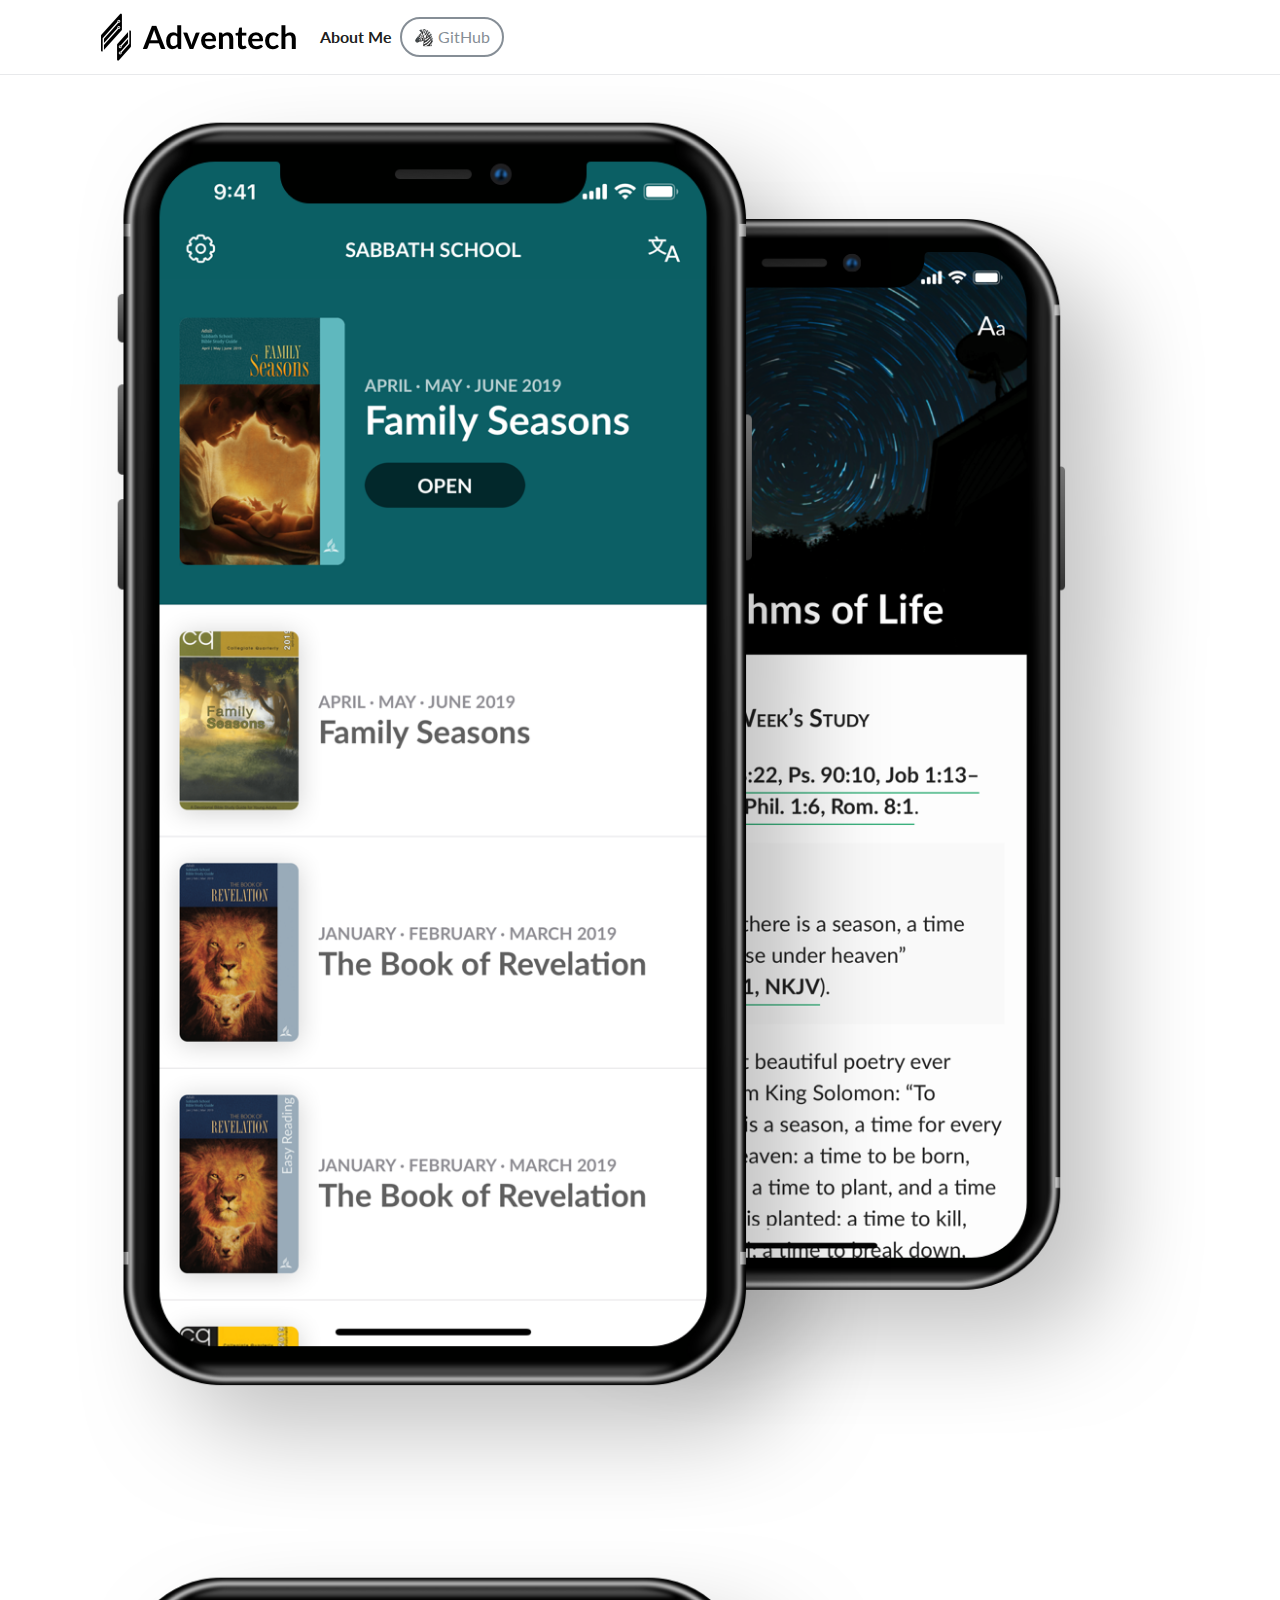
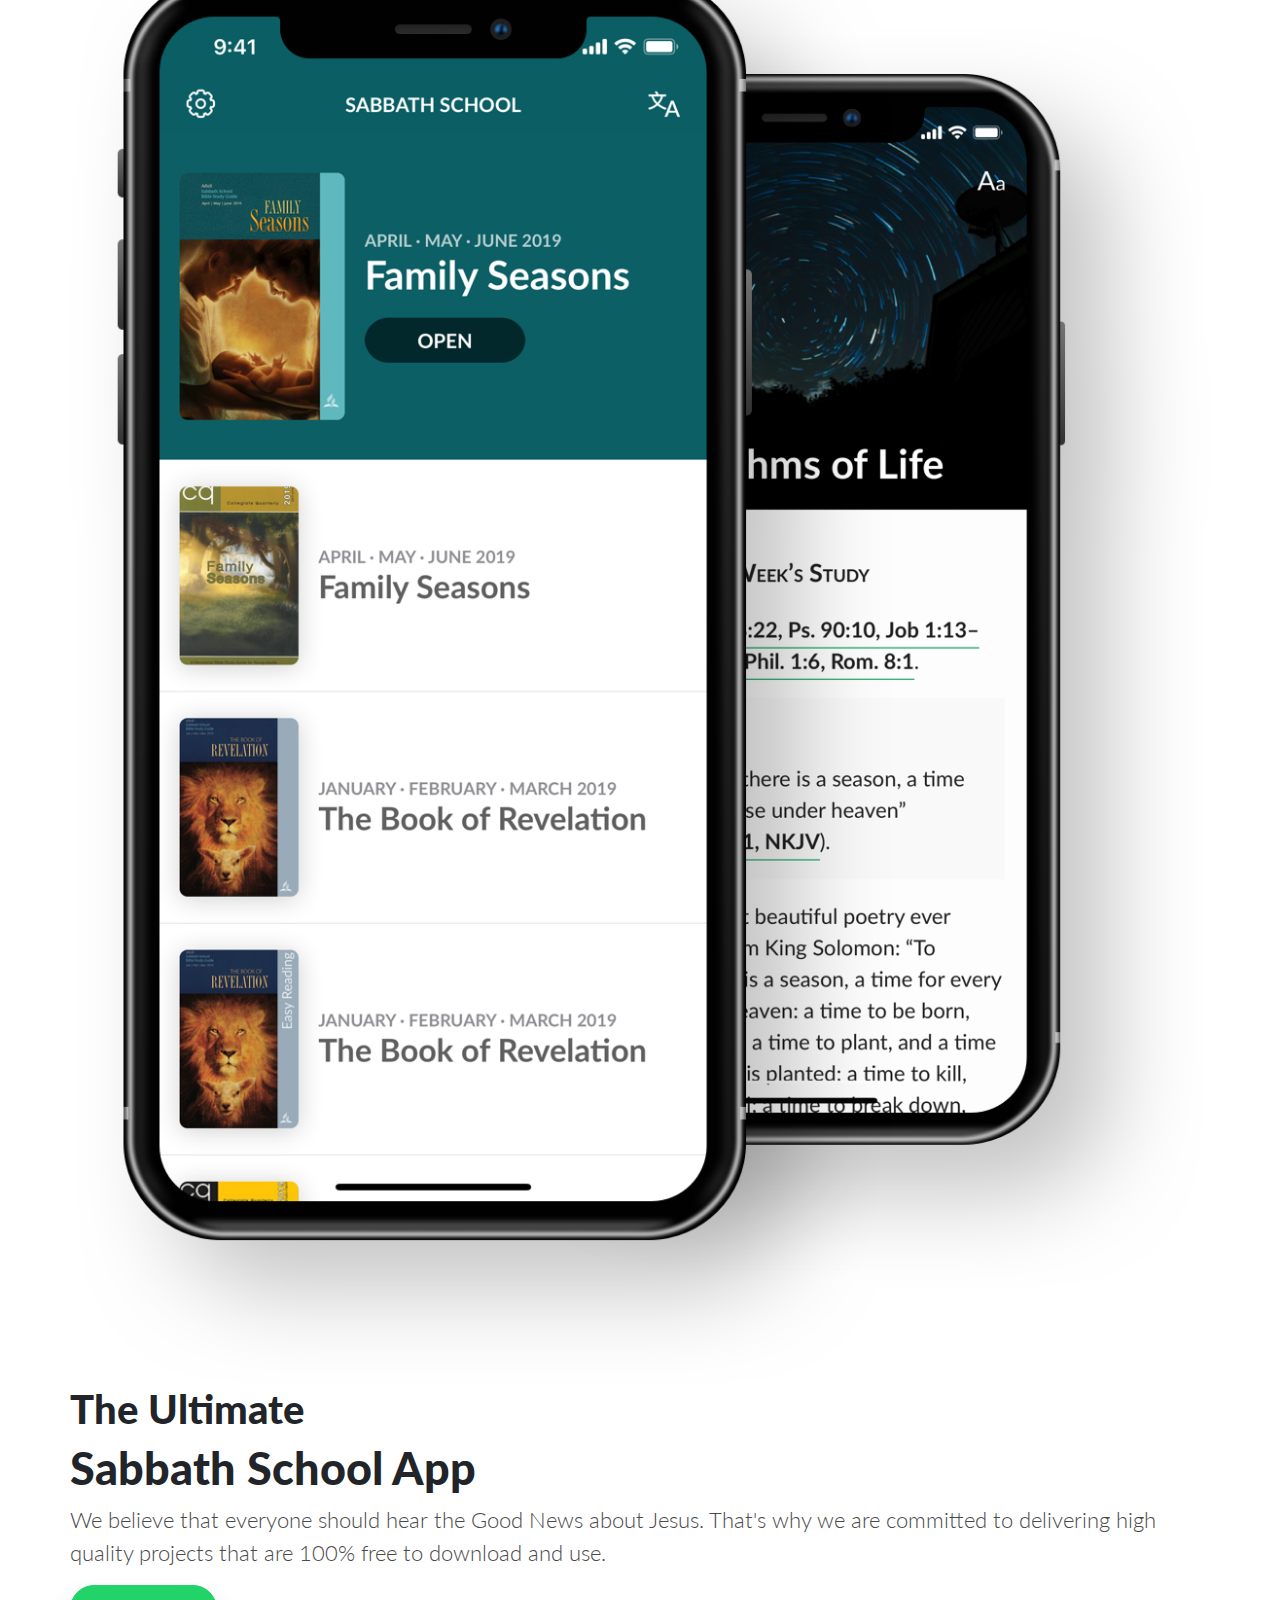
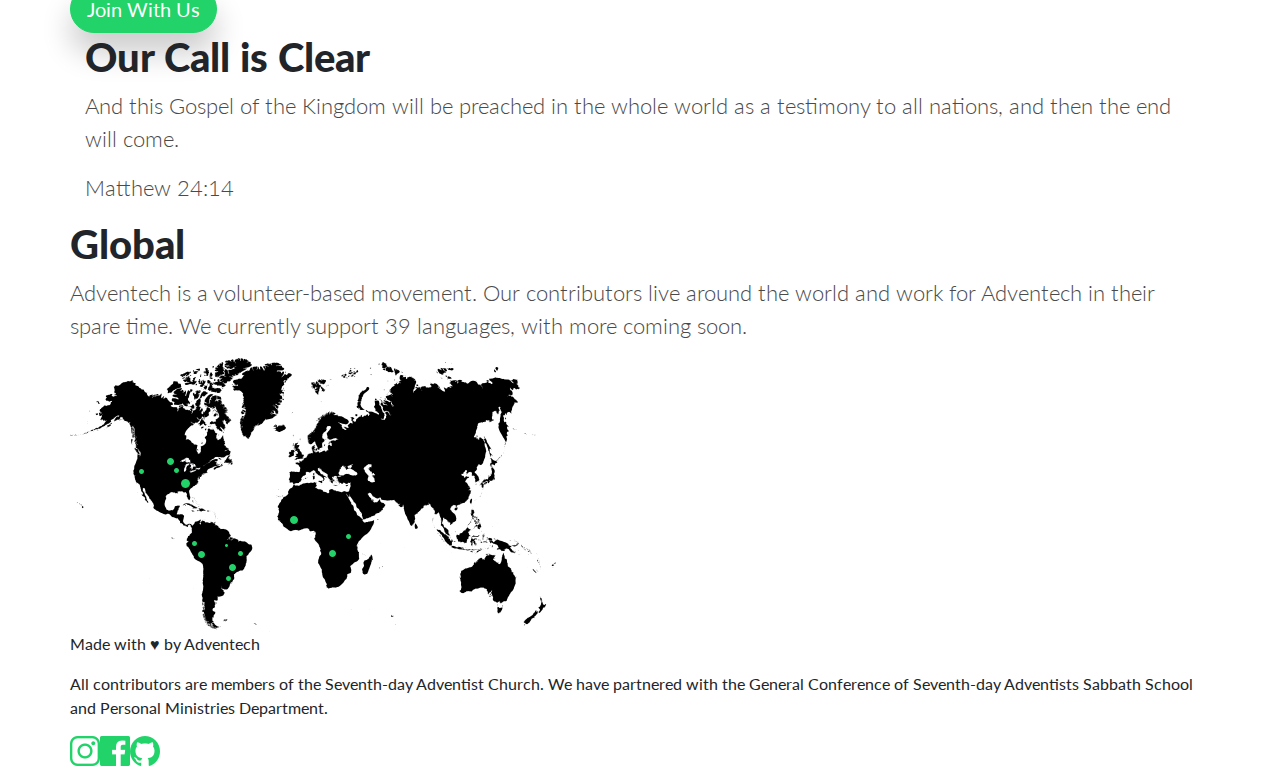
<file: index.html>
<!DOCTYPE html>
<html>
<head>
    <meta charset="utf-8">
    <meta name="viewport" content="width=device-width, initial-scale=1, shrink-to-fit=no">

    <title>Adventech - Technology to spread the Gospel</title>

    <meta name="description" content="Adventech ministry. Our mission is to share the Gospel of Jesus Christ through technology.">

    <meta itemprop="name" content="Adventech">
    <meta itemprop="description" content="Adventech ministry. Our mission is to share the Gospel of Jesus Christ through technology.">

    <meta name="og:title" content="Adventech">
    <meta name="og:description" content="Adventech ministry. Our mission is to share the Gospel of Jesus Christ through technology.">

    <meta name="og:image" content="images/adventech-graph-image.png">
    <meta name="og:url" content="index.html">
    <meta name="og:site_name" content="Adventech - Technology to spread the Gospel">
    <meta name="og:type" content="website">

    <link rel="apple-touch-icon" sizes="180x180" href="apple-touch-icon.png">
    <link rel="icon" type="image/png" sizes="32x32" href="favicon-32x32.png">
    <link rel="icon" type="image/png" sizes="16x16" href="favicon-16x16.png">
    <link rel="manifest" href="manifest.json">
    <link rel="mask-icon" href="safari-pinned-tab.svg" color="#5bbad5">

    <meta name="theme-color" content="#000">

    <link href="https://fonts.googleapis.com/css?family=Lato:400,700,900" rel="stylesheet">
    <link rel="stylesheet" href="style/base.css">
    <link rel="stylesheet" href="style/main.css">
    <script src="https://js.stripe.com/v3"></script>
</head>
<body>

<header class="header">
    <div class="container">
        <nav class="navbar navbar-sm navbar-expand-md navbar-expand-lg navbar-light">
            <a class="navbar-brand m-auto" href="index.html">
                <img src="images/adventech-menu-logo.png" />
            </a>

            <div class="navbar-collapse ml-4 center">
                <ul class="navbar-nav mr-auto">
                    <li class="nav-item active mx-auto my-1">
                        <a class="nav-link" href="about/biodata.html"><strong>About Me</strong></a>
                    </li>
                </ul>
                <div class="text-center my-2">
                    <a href="https://github.com/Adventech" class="btn btn-outline-secondary mr-2" role="button" target="_blank">🦓 GitHub</a>
                </div>
            </div>
        </nav>
    </div>
</header>

<main role="main">
    <div class="my-3 py-3 my-lg-5 py-lg-5 p-4 p-md-3">
        <div class="container">
            <div class="row align-items-center">
                <div class="col-lg-5 mb-5 mb-lg-0 text-center">
                    <img class="img-fluid w-50 d-block d-lg-none m-auto" src="images/adventech-featured-hero-sabbath-school.png" />

                    <img class="img-fluid d-none d-lg-block" src="images/adventech-featured-hero-sabbath-school.png" />
                </div>

                <div class="col-lg-7">
                    <h1>The Ultimate</h1>
                    <h1 class="adventech-hero-title">Sabbath School App</h1>
                    <p class="my-3 adventech-paragraph">We believe that everyone should hear the Good News about Jesus.  That's why we are committed to delivering high quality projects that are 100% free to download and use.</p>

                    <div class="text-center text-lg-left">
                        <a href="https://fti.unai.edu/" role="button" class="btn btn-primary btn-lg adventech-hero-cta px-5 mt-4">Join With Us</a>
                    </div>
                </div>
            </div>
        </div>
    </div>


    <div class="bg-light my-5 py-5 p-4 p-md-3">
        <div class="container">
            <h1>Our Call is Clear</h1>

            <p class="adventech-paragraph my-3">And this Gospel of the Kingdom will be preached in the whole world as a testimony to all nations, and then the end will come.</p>
            <p class="adventech-paragraph my-3">Matthew 24:14</p>
        </div>
    </div>



    <div class="my-5 py-5 p-4 p-md-3">
        <div class="container">
            <div class="row align-items-center">
                <div class="col-lg-5">
                    <h1>Global</h1>

                    <p class="adventech-paragraph my-3">Adventech is a volunteer-based movement. Our contributors live around the world and  work for Adventech in their spare time. We currently support 39 languages, with more coming soon.</p>
                </div>

                <div class="col-lg-7 my-5 my-lg-0 text-center text-lg-right">
                    <img class="img-fluid" src="images/adventech-globe.png" />
                </div>
            </div>
        </div>
    </div>
</main>

<footer class="footer bg-dark text-light p-4 p-md-3">
    <div class="container">
        <div class="row align-items-center">
            <div class="col-md-9 py-4 p-md-3">
                <p>Made with ♥ by Adventech</p>

                <p class="my-0 text-secondary">All contributors are members of the Seventh-day Adventist Church. We have partnered with the General Conference of Seventh-day Adventists Sabbath School and Personal Ministries Department.</p>
            </div>
            <div class="col-md-3 mt-5 mt-md-0">
                <div class="container">
                    <div class="row justify-content-center justify-content-md-end">
                        <div class="col-2 col-md-3 text-center">
                            <a href="https://instagram.com/adventech" target="_blank"><img src="images/adventech-social-instagram.png" /></a>
                        </div>
                        <div class="col-2 col-md-3 text-center">
                            <a href="https://facebook.com/shabbatschool" target="_blank"><img src="images/adventech-social-facebook.png" /></a>
                        </div>
                        <div class="col-2 col-md-3 text-center">
                            <a href="https://github.com/Adventech" target="_blank"><img src="images/adventech-social-github.png" /></a>
                        </div>
                    </div>
                </div>
            </div>
        </div>
    </div>
</footer>

</body>
</html>
</file>
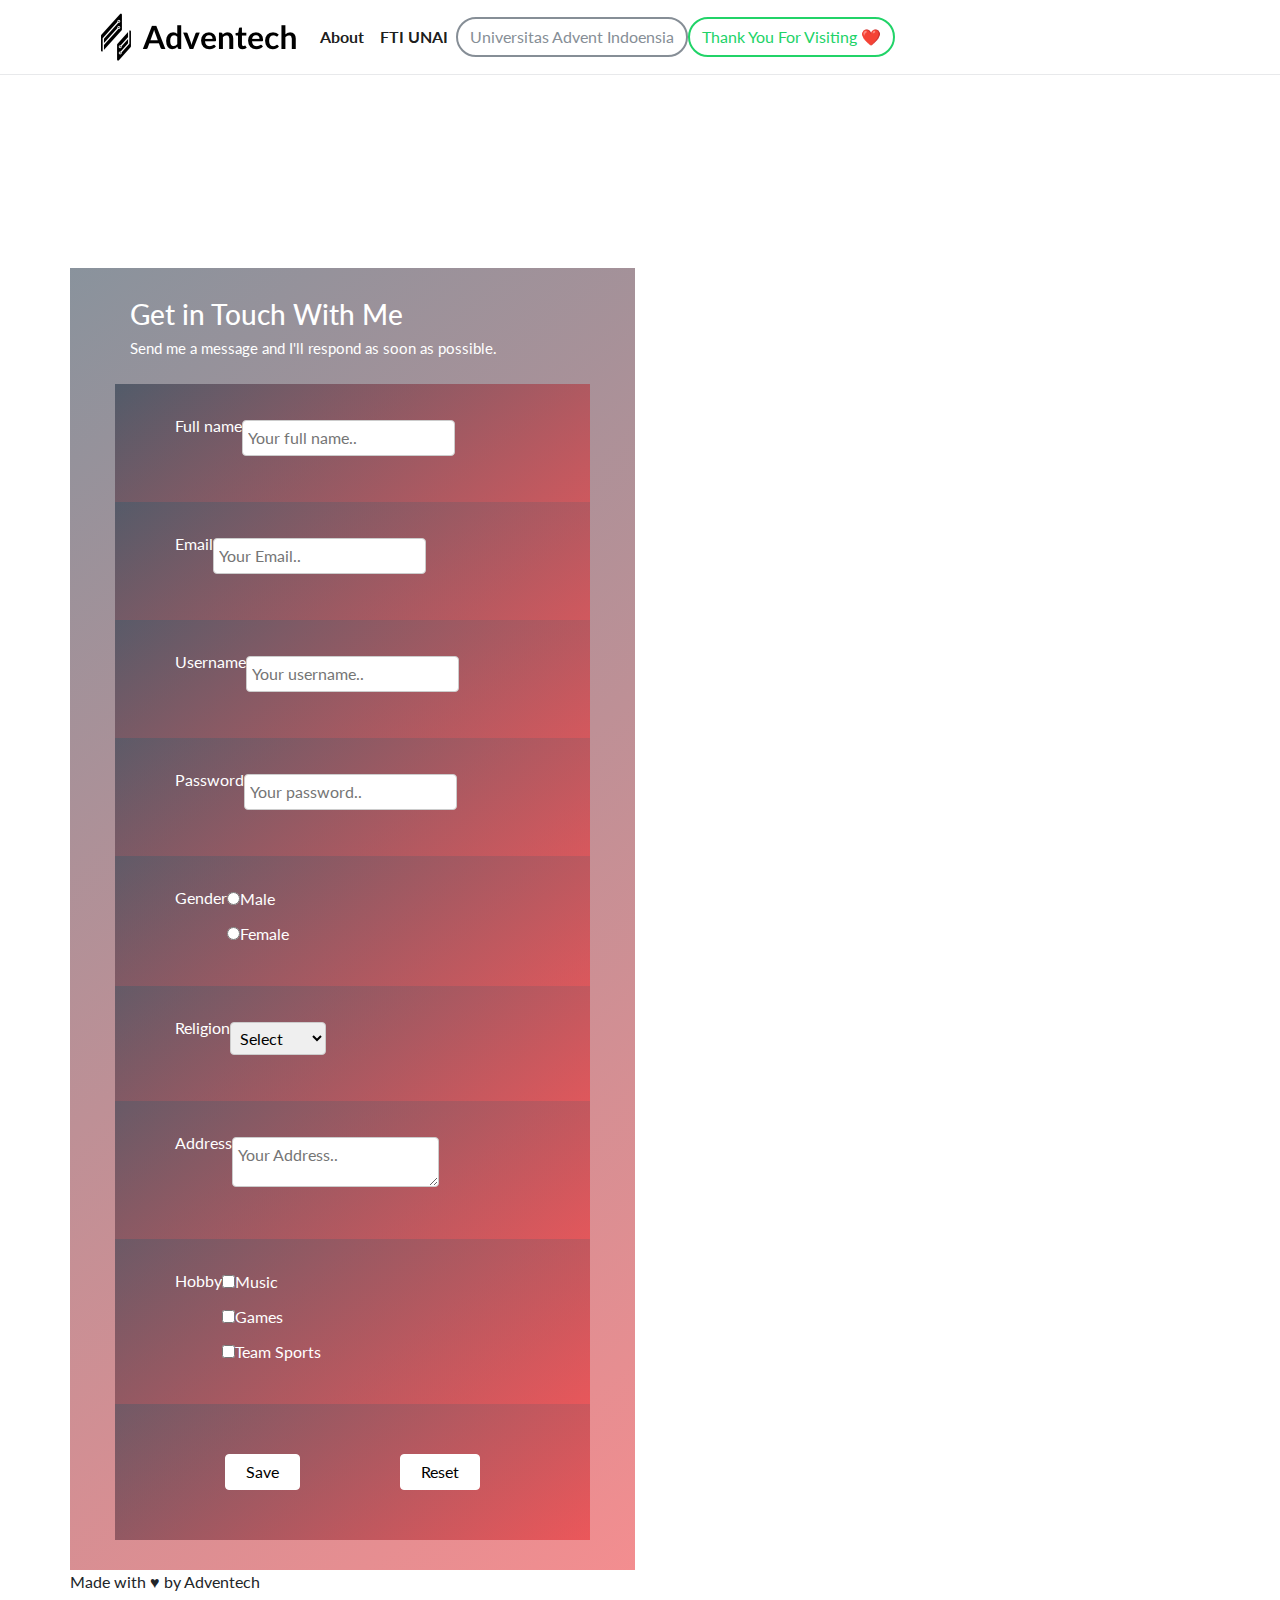
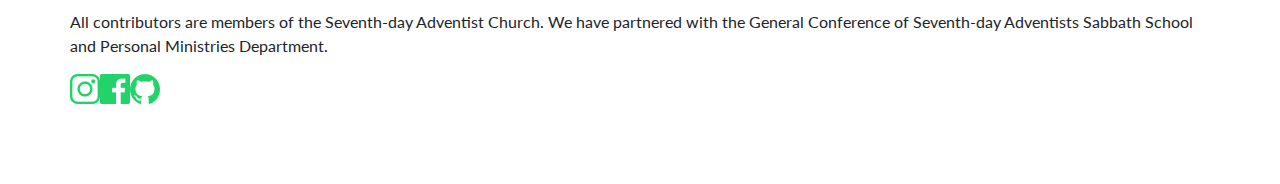
<file: contact us/index.html>
<!DOCTYPE html>
<html>
<head>
  <meta charset="utf-8">
  <meta name="viewport" content="width=device-width, initial-scale=1, shrink-to-fit=no">

  <title>Adventech - Donate & Support</title>

  <meta name="description" content="Adventech ministry. Our mission is to share the Gospel of Jesus Christ through technology.">

  <meta itemprop="name" content="Adventech">
  <meta itemprop="description" content="Adventech ministry. Our mission is to share the Gospel of Jesus Christ through technology.">

  <meta name="og:title" content="Adventech">
  <meta name="og:description" content="Help support Adventech with your donation">
  <meta name="og:image" content="../images/adventech-graph-image.png">
  <meta name="og:url" content="../index.html">
  <meta name="og:site_name" content="Adventech - Technology to spread the Gospel">
  <meta name="og:type" content="website">

  <link rel="apple-touch-icon" sizes="180x180" href="../apple-touch-icon.png">
  <link rel="icon" type="image/png" sizes="32x32" href="../favicon-32x32.png">
  <link rel="icon" type="image/png" sizes="16x16" href="../favicon-16x16.png">
  <link rel="manifest" href="../manifest.json">
  <link rel="mask-icon" href="../safari-pinned-tab.svg" color="#5bbad5">

  <meta name="theme-color" content="#000">

  <link href="https://fonts.googleapis.com/css?family=Lato:400,700,900" rel="stylesheet">
  <link rel="stylesheet" href="../style/base.css">
  <link rel="stylesheet" href="../style/main.css">
  <script src="https://js.stripe.com/v3"></script>
</head>
<body>

<header class="header">
  <div class="container">
    <nav class="navbar navbar-sm navbar-expand-md navbar-expand-lg navbar-light">
      <a class="navbar-brand m-auto" href="../index.html">
        <img src="../images/adventech-menu-logo.png" />
      </a>

      <div class="navbar-collapse ml-4 center">
        <ul class="navbar-nav mr-auto">
          <li class="nav-item active mx-auto my-1">
            <a class="nav-link" href="../about/biodata.html"><strong>About</strong></a>
          </li>

          <li class="nav-item active mx-auto  my-1">
            <a class="nav-link" href="https://fti.unai.edu/"><strong>FTI UNAI</strong></a>
        </ul>
        <div class="text-center my-2">
          <a href="
          https://unai.edu
          " class="btn btn-outline-secondary mr-2" role="button" target="_blank">Universitas Advent Indoensia</a>
        </div>
        <div class="text-center my-2">
          <a href="#" class="btn btn-outline-primary" role="button"> Thank You For Visiting ❤️</a>
        </div>
      </div>
    </nav>
  </div>
</header>
<div class="content">
  <div class="header-contact">
      <div class="container">
          <div class="contact-title">
              <h3 class="main-title-contact">Contact Us</h3>
              <p class="subtitle-contact">Let's keep in touch</a>
          </div>
      </div>
  </div>
  
  <div class="section-contact">
      <div class="container">
          <div class="row">
              <div class="col-sm-6 contact-us-form">
                  <div class="contact-title"><h3>Get in Touch With Me</h3>
                      <p class="contact-text">Send me a message and I'll respond as soon as possible.</p>
                  </div>   
                  <form action="contact.php">

                      <div class="row contact-us-form">
                          <div class="col-sm-3">
                              <label for="fname">Full name</label>
                          </div>
                          <div class="col-sm-9">
                              <input type="text" id="fname" name="fullname" placeholder="Your full name..">
                          </div>
                      </div>

                      <div class="row contact-us-form">
                          <div class="col-sm-3">
                              <label for="email">Email</label>
                          </div>
                          <div class="col-sm-9">
                              <input type="email" id="hp" name="email" placeholder="Your Email..">
                          </div>
                      </div>

                      <div class="row contact-us-form">
                          <div class="col-sm-3">
                              <label for="username">Username</label>
                          </div>
                          <div class="col-sm-9">
                              <input type="text" id="username" name="username" placeholder="Your username..">
                          </div>
                      </div>

                      <div class="row contact-us-form">
                          <div class="col-sm-3">
                              <label for="password">Password</label>
                          </div>
                          <div class="col-sm-9">
                              <input type="password" id="password" name="password" placeholder="Your password..">
                          </div>
                      </div>

                      <div class="row contact-us-form">
                          <div class="col-sm-3">
                              <label for="gender">Gender</label>
                          </div>
                          <div class="col-sm-9">
                              <input type="radio" id="male" name="male" value="Male"><label for="male">Male</label><br>
                              <input type="radio"  id="female" name="female"value="Female"><label for="female">Female</label><br>
                          </div>
                      </div>

                      <div class="row contact-us-form">
                          <div class="col-sm-3">
                              <label for="religion">Religion</label>
                          </div>
                          <div class="col-sm-9">
                              <select name="religion">
                                  <option>Select</option>
                                  <option value="christian">Christian</option>
                                  <option value="catholic">Catholic</option>
                                  <option value="islam">Islam</option>
                                  <option value="buddha">Budha</option>
                                  <option value="hindu">Hindu</option>
                              </select>  
                          </div>
                      </div>

                      <div class="row contact-us-form">
                          <div class="col-sm-3">
                              <label for="address">Address</label>
                          </div>
                          <div class="col-sm-9">
                              <textarea id="address" name="address" placeholder="Your Address.." style="height:50px"></textarea>
                          </div>
                      </div>

                      <div class="row contact-us-form">
                          <div class="col-sm-3">
                              <label for="hobby">Hobby</label>
                          </div>
                          <div class="col-sm-9">
                              <div class="btn-hobby">
                                  <input type="checkbox" id="music" name="music" value="Music"><label for="music">Music</label><br>
                                  <input type="checkbox" id="games" name="games" value="Games"><label for="games">Games</label><br>
                                  <input type="checkbox" id="teamsports" nama="teamsports" value="Team Sports"><label for="teamsports">Team Sports</label><br>
                              </div>
                          </div>
                      </div>

                      <div class="row contact-us-form">
                          <div class="col-sm-12 btn-contact">
                                  <input type="submit" class="button btn contact-me" value="Save">
                                  <input type="reset" class="button btn contact-me" value="Reset">
                          </div>
                          
                      </div>
                  
                    </form>                        
              </div>
<footer class="footer bg-dark text-light p-4 p-md-3">
  <div class="container">
    <div class="row align-items-center">
      <div class="col-md-9 py-4 p-md-3">
        <p>Made with ♥ by Adventech</p>

        <p class="my-0 text-secondary">All contributors are members of the Seventh-day Adventist Church. We have partnered with the General Conference of Seventh-day Adventists Sabbath School and Personal Ministries Department.</p>
      </div>
      <div class="col-md-3 mt-5 mt-md-0">
        <div class="container">
          <div class="row justify-content-center justify-content-md-end">
            <div class="col-2 col-md-3 text-center">
              <a href="https://instagram.com/"philiphutahaean_ target="_blank"><img src="../images/adventech-social-instagram.png" /></a>
            </div>
            <div class="col-2 col-md-3 text-center">
              <a href="https://facebook.com/"philiphutahaean target="_blank"><img src="../images/adventech-social-facebook.png" /></a>
            </div>
            <div class="col-2 col-md-3 text-center">
              <a href="https://github.com/Philiphutahaean" target="_blank"><img src="../images/adventech-social-github.png" /></a>
            </div>
          </div>
        </div>
      </div>
    </div>
  </div>
</footer>

</body>
</html>
</file>
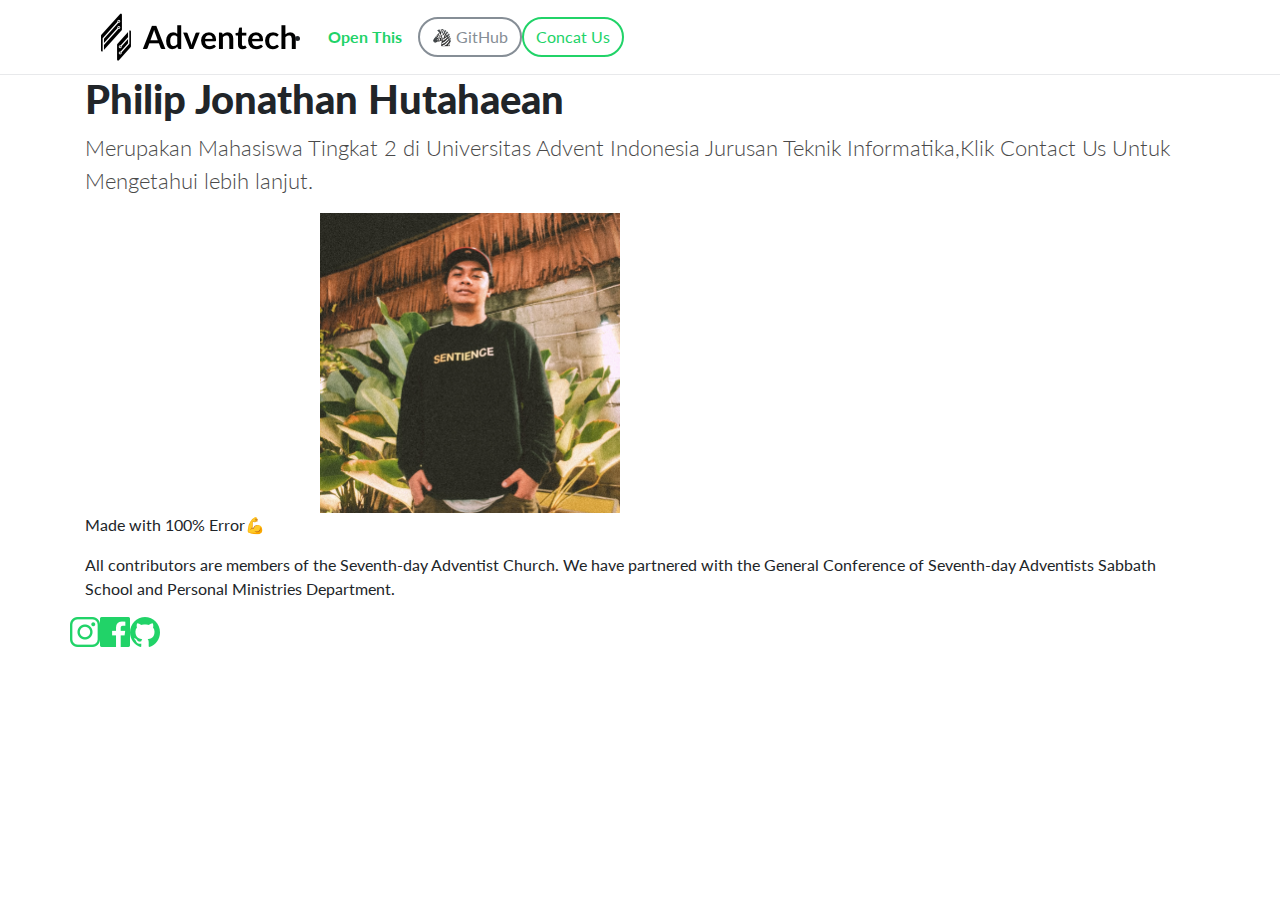
<file: about/biodata.html>
<!DOCTYPE html>
<html>
    <head>
<meta http-equiv="content-type" content="text/html;charset=utf-8" />
    <meta charset="utf-8">
    <meta name="viewport" content="width=device-width, initial-scale=1, shrink-to-fit=no">

    <title>About Me</title>

    <meta name="description" content="Adventech ministry. Our mission is to share the Gospel of Jesus Christ through technology.">

    <meta itemprop="name" content="Adventech">
    <meta itemprop="description" content="Adventech ministry. Our mission is to share the Gospel of Jesus Christ through technology.">

    <meta name="og:title" content="Adventech">
    <meta name="og:description" content="Adventech ministry. Our mission is to share the Gospel of Jesus Christ through technology.">
    <meta name="og:image" content="../images/adventech-graph-image.png">
    <meta name="og:url" content="../index.html">
    <meta name="og:site_name" content="Adventech - Technology to spread the Gospel">
    <meta name="og:type" content="website">

    <link rel="icon" type="image/png" sizes="32x32" href="../favicon-32x32.png">
    <link rel="icon" type="image/png" sizes="16x16" href="../favicon-16x16.png">

    <meta name="theme-color" content="#000">

    <link href="https://fonts.googleapis.com/css?family=Lato:400,700,900" rel="stylesheet">
    <link rel="stylesheet" href="../style/base.css">
    <link rel="stylesheet" href="../style/main.css">
</head>
<body>
    

<header class="header">
    <div class="container">
        <nav class="navbar navbar-sm navbar-expand-md navbar-expand-lg navbar-light">
            <a class="navbar-brand m-auto" href="../index.html">
                <div class="images">
                <img src="../images/adventech-menu-logo.png" />
            </div>
            </a>

            <div class="navbar-collapse ml-4 center">
                    <li class="nav-item active mx-auto  my-1">
                        <a class="nav-link" href="../interactive-card/index.html"><strong>Open This</strong></a>
                    </li>
                </ul>
                <div class="text-center my-2">
                    <a href="https://github.com/Adventech" class="btn btn-outline-secondary mr-2" role="button" target="_blank">🦓 GitHub</a>
                </div>
                <div class="text-center my-2">
                    <a href="../contact us/index.html" class="btn btn-outline-primary" role="button"> Concat Us</a>


                </div>
            </div>
        </nav>
    
</header>

<main role="main">

    <div class="my-lg-5 py-5 p-4 p-md-3">
        <div class="container">

            <h1>Philip Jonathan Hutahaean</h1>

            
            
            <p class="adventech-paragraph my-3">Merupakan Mahasiswa Tingkat 2 di Universitas Advent Indonesia Jurusan Teknik Informatika,Klik Contact Us Untuk Mengetahui lebih lanjut.</p>

        </div>
        </div>
    </div>
    <div class="image-container">
        <img src=../images/mypict-2.jpeg width="300" height="300";>
    </div>
    </div>


    <div class="my-lg-5 py-5 bg-light p-4 p-md-3">
        <div class="container">

            <p>Made with 100% Error💪</p>

                <p class="my-0 text-secondary">All contributors are members of the Seventh-day Adventist Church. We have partnered with the General Conference of Seventh-day Adventists Sabbath School and Personal Ministries Department.</p>
            </div>
            <div class="col-md-3 mt-5 mt-md-0">
                <div class="container">
                    <div class="row justify-content-center justify-content-md-end">
                        <div class="col-2 col-md-3 text-center">
                            <a href="https://instagram.com/philiphutahaean_" target="_blank"><img src="../images/adventech-social-instagram.png" /></a>
                        </div>
                        <div class="col-2 col-md-3 text-center">
                            <a href="https://facebook.com/philiphutahaean" target="_blank"><img src="../images/adventech-social-facebook.png" /></a>
                        </div>
                        <div class="col-2 col-md-3 text-center">
                            <a href="https://github.com/Philiphutahaean" target="_blank"><img src="../images/adventech-social-github.png" /></a>
                        </div>
                    </div>
                </div>
            </div>
        </div>
    </div>
</footer>

</body>
</html>
</file>
<file: style/base.css>
* {
    font-family: 'Lato', serif !important;
}

.navbar-collapse .btn-outline-primary, .navbar-collapse .btn-outline-secondary {
    border-radius: 20px;
    border-width: 2px;
}

.header {
    border-bottom: 1px solid #E8E9EB;
}

h1 {
    font-weight: 900 !important;
}

.adventech-hero-title {
    font-weight: 900;
    font-size: 45px;
}

.adventech-paragraph {
    font-size: 22px;
    color: #4A4A4A;
    font-weight: 300;
}

.adventech-hero-cta {
    border-radius: 25px !important;
    box-shadow: 0 20px 30px 0 rgba(0,0,0,0.20);
}

.adventech-download-link {
    transition: 250ms all ease-in-out;
}

.adventech-download-link:hover {
    box-shadow: 0 20px 30px 0 rgba(0,0,0,0.20);
    transform: scale(1.038);
}
</file>
<file: style/main.css>
@media print {
  *,
  *::before,
  *::after {
    text-shadow: none !important;
    box-shadow: none !important; }
  a,
  a:visited {
    text-decoration: underline; }
  abbr[title]::after {
    content: " (" attr(title) ")"; }
  pre {
    white-space: pre-wrap !important; }
  pre,
  blockquote {
    border: 1px solid #999;
    page-break-inside: avoid; }
  thead {
    display: table-header-group; }
  tr,
  img {
    page-break-inside: avoid; }
  p,
  h2,
  h3 {
    orphans: 3;
    widows: 3; }
  h2,
  h3 {
    page-break-after: avoid; }
  .navbar {
    display: none; }
  .badge {
    border: 1px solid #000; }
  .table {
    border-collapse: collapse !important; }
    .table td,
    .table th {
      background-color: #fff !important; }
  .table-bordered th,
  .table-bordered td {
    border: 1px solid #ddd !important; } }

*,
*::before,
*::after {
  box-sizing: border-box; }

html {
  font-family: sans-serif;
  line-height: 1.15;
  -webkit-text-size-adjust: 100%;
  -ms-text-size-adjust: 100%;
  -ms-overflow-style: scrollbar;
  -webkit-tap-highlight-color: rgba(0, 0, 0, 0); }

@-ms-viewport {
  width: device-width; }

article, aside, dialog, figcaption, figure, footer, header, hgroup, main, nav, section {
  display: block; }

body {
  margin: 0;
  font-family: -apple-system, BlinkMacSystemFont, "Segoe UI", Roboto, "Helvetica Neue", Arial, sans-serif, "Apple Color Emoji", "Segoe UI Emoji", "Segoe UI Symbol";
  font-size: 1rem;
  font-weight: 400;
  line-height: 1.5;
  color: #212529;
  text-align: left;
  background-color: #fff; }

[tabindex="-1"]:focus {
  outline: none !important; }

hr {
  box-sizing: content-box;
  height: 0;
  overflow: visible; }

h1, h2, h3, h4, h5, h6 {
  margin-top: 0;
  margin-bottom: 0.5rem; }

p {
  margin-top: 0;
  margin-bottom: 1rem; }

abbr[title],
abbr[data-original-title] {
  text-decoration: underline;
  text-decoration: underline dotted;
  cursor: help;
  border-bottom: 0; }

address {
  margin-bottom: 1rem;
  font-style: normal;
  line-height: inherit; }

ol,
ul,
dl {
  margin-top: 0;
  margin-bottom: 1rem; }

ol ol,
ul ul,
ol ul,
ul ol {
  margin-bottom: 0; }

dt {
  font-weight: 700; }

dd {
  margin-bottom: .5rem;
  margin-left: 0; }

blockquote {
  margin: 0 0 1rem; }

dfn {
  font-style: italic; }

b,
strong {
  font-weight: bolder; }

small {
  font-size: 80%; }

sub,
sup {
  position: relative;
  font-size: 75%;
  line-height: 0;
  vertical-align: baseline; }

sub {
  bottom: -.25em; }

sup {
  top: -.5em; }

a {
  color: #21D368;
  text-decoration: none;
  background-color: transparent;
  -webkit-text-decoration-skip: objects; }
  a:hover {
    color: #179147;
    text-decoration: underline; }

a:not([href]):not([tabindex]) {
  color: inherit;
  text-decoration: none; }
  a:not([href]):not([tabindex]):focus, a:not([href]):not([tabindex]):hover {
    color: inherit;
    text-decoration: none; }
  a:not([href]):not([tabindex]):focus {
    outline: 0; }

pre,
code,
kbd,
samp {
  font-family: monospace, monospace;
  font-size: 1em; }

pre {
  margin-top: 0;
  margin-bottom: 1rem;
  overflow: auto;
  -ms-overflow-style: scrollbar; }

figure {
  margin: 0 0 1rem; }

img {
  vertical-align: middle;
  border-style: none; }

svg:not(:root) {
  overflow: hidden; }

a,
area,
button,
[role="button"],
input:not([type="range"]),
label,
select,
summary,
textarea {
  touch-action: manipulation; }

table {
  border-collapse: collapse; }

caption {
  padding-top: 0.75rem;
  padding-bottom: 0.75rem;
  color: #868e96;
  text-align: left;
  caption-side: bottom; }

th {
  text-align: inherit; }

label {
  display: inline-block;
  margin-bottom: .5rem; }

button {
  border-radius: 0; }

button:focus {
  outline: 1px dotted;
  outline: 5px auto -webkit-focus-ring-color; }

input,
button,
select,
optgroup,
textarea {
  margin: 0;
  font-family: inherit;
  font-size: inherit;
  line-height: inherit; }

button,
input {
  overflow: visible; }

button,
select {
  text-transform: none; }

button,
html [type="button"],
[type="reset"],
[type="submit"] {
  -webkit-appearance: button; }

button::-moz-focus-inner,
[type="button"]::-moz-focus-inner,
[type="reset"]::-moz-focus-inner,
[type="submit"]::-moz-focus-inner {
  padding: 0;
  border-style: none; }

input[type="radio"],
input[type="checkbox"] {
  box-sizing: border-box;
  padding: 0; }

textarea {
  overflow: auto;
  resize: vertical; }

fieldset {
  min-width: 0;
  padding: 0;
  margin: 0;
  border: 0; }

legend {
  display: block;
  width: 100%;
  max-width: 100%;
  padding: 0;
  margin-bottom: .5rem;
  font-size: 1.5rem;
  line-height: inherit;
  color: inherit;
  white-space: normal; }

progress {
  vertical-align: baseline; }

[type="number"]::-webkit-inner-spin-button,
[type="number"]::-webkit-outer-spin-button {
  height: auto; }

[type="search"] {
  outline-offset: -2px;
  -webkit-appearance: none; }

[type="search"]::-webkit-search-cancel-button,
[type="search"]::-webkit-search-decoration {
  -webkit-appearance: none; }

::-webkit-file-upload-button {
  font: inherit;
  -webkit-appearance: button; }

output {
  display: inline-block; }

summary {
  display: list-item; }

template {
  display: none; }

[hidden] {
  display: none !important; }

h1, h2, h3, h4, h5, h6,
.h1, .h2, .h3, .h4, .h5, .h6 {
  margin-bottom: 0.5rem;
  font-family: inherit;
  font-weight: 500;
  line-height: 1.2;
  color: inherit; }

h1, .h1 {
  font-size: 2.5rem; }

h2, .h2 {
  font-size: 2rem; }

h3, .h3 {
  font-size: 1.75rem; }

h4, .h4 {
  font-size: 1.5rem; }

h5, .h5 {
  font-size: 1.25rem; }

h6, .h6 {
  font-size: 1rem; }

.lead {
  font-size: 1.25rem;
  font-weight: 300; }

.display-1 {
  font-size: 6rem;
  font-weight: 300;
  line-height: 1.2; }

.display-2 {
  font-size: 5.5rem;
  font-weight: 300;
  line-height: 1.2; }

.display-3 {
  font-size: 4.5rem;
  font-weight: 300;
  line-height: 1.2; }

.display-4 {
  font-size: 3.5rem;
  font-weight: 300;
  line-height: 1.2; }

hr {
  margin-top: 1rem;
  margin-bottom: 1rem;
  border: 0;
  border-top: 1px solid rgba(0, 0, 0, 0.1); }

small,
.small {
  font-size: 80%;
  font-weight: 400; }

mark,
.mark {
  padding: 0.2em;
  background-color: #fcf8e3; }

.list-unstyled {
  padding-left: 0;
  list-style: none; }

.list-inline {
  padding-left: 0;
  list-style: none; }

.list-inline-item {
  display: inline-block; }
  .list-inline-item:not(:last-child) {
    margin-right: 5px; }

.initialism {
  font-size: 90%;
  text-transform: uppercase; }

.blockquote {
  margin-bottom: 1rem;
  font-size: 1.25rem; }

.blockquote-footer {
  display: block;
  font-size: 80%;
  color: #868e96; }
  .blockquote-footer::before {
    content: "\2014 \00A0"; }

.img-fluid {
  max-width: 100%;
  height: auto; }

.img-thumbnail {
  padding: 0.25rem;
  background-color: #fff;
  border: 1px solid #ddd;
  border-radius: 0.25rem;
  transition: all 0.2s ease-in-out;
  max-width: 100%;
  height: auto; }

.figure {
  display: inline-block; }

.figure-img {
  margin-bottom: 0.5rem;
  line-height: 1; }

.figure-caption {
  font-size: 90%;
  color: #868e96; }

code,
kbd,
pre,
samp {
  font-family: "SFMono-Regular", Menlo, Monaco, Consolas, "Liberation Mono", "Courier New", monospace; }

code {
  padding: 0.2rem 0.4rem;
  font-size: 90%;
  color: #bd4147;
  background-color: #f8f9fa;
  border-radius: 0.25rem; }
  a > code {
    padding: 0;
    color: inherit;
    background-color: inherit; }

kbd {
  padding: 0.2rem 0.4rem;
  font-size: 90%;
  color: #fff;
  background-color: #212529;
  border-radius: 0.2rem; }
  kbd kbd {
    padding: 0;
    font-size: 100%;
    font-weight: 700; }

pre {
  display: block;
  margin-top: 0;
  margin-bottom: 1rem;
  font-size: 90%;
  color: #212529; }
  pre code {
    padding: 0;
    font-size: inherit;
    color: inherit;
    background-color: transparent;
    border-radius: 0; }

.pre-scrollable {
  max-height: 340px;
  overflow-y: scroll; }

.container {
  width: 100%;
  padding-right: 15px;
  padding-left: 15px;
  margin-right: auto;
  margin-left: auto; }
  @media (min-width: 576px) {
    .container {
      max-width: 540px; } }
  @media (min-width: 768px) {
    .container {
      max-width: 720px; } }
  @media (min-width: 992px) {
    .container {
      max-width: 960px; } }
  @media (min-width: 1200px) {
    .container {
      max-width: 1140px; } }

.container-fluid {
  width: 100%;
  padding-right: 15px;
  padding-left: 15px;
  margin-right: auto;
  margin-left: auto; }

.row {
  display: flex;
  flex-wrap: wrap;
  margin-right: -15px;
  margin-left: -15px; }


.btn {
  display: inline-block;
  font-weight: 400;
  text-align: center;
  white-space: nowrap;
  vertical-align: middle;
  user-select: none;
  border: 1px solid transparent;
  padding: 0.375rem 0.75rem;
  font-size: 1rem;
  line-height: 1.5;
  border-radius: 0.25rem;
  transition: background-color 0.15s ease-in-out, border-color 0.15s ease-in-out, box-shadow 0.15s ease-in-out; }
  .btn:focus, .btn:hover {
    text-decoration: none; }
  .btn:focus, .btn.focus {
    outline: 0;
    box-shadow: 0 0 0 0.2rem rgba(33, 211, 104, 0.25); }
  .btn.disabled, .btn:disabled {
    opacity: .65; }
  .btn:not([disabled]):not(.disabled):active, .btn:not([disabled]):not(.disabled).active {
    background-image: none; }

a.btn.disabled,
fieldset[disabled] a.btn {
  pointer-events: none; }

.btn-primary {
  color: #fff;
  background-color: #21D368;
  border-color: #21D368; }
  .btn-primary:hover {
    color: #fff;
    background-color: #1cb258;
    border-color: #1aa752; }
  .btn-primary:focus, .btn-primary.focus {
    box-shadow: 0 0 0 0.2rem rgba(33, 211, 104, 0.5); }
  .btn-primary.disabled, .btn-primary:disabled {
    background-color: #21D368;
    border-color: #21D368; }
  .btn-primary:not([disabled]):not(.disabled):active, .btn-primary:not([disabled]):not(.disabled).active,
  .show > .btn-primary.dropdown-toggle {
    color: #fff;
    background-color: #1aa752;
    border-color: #189c4d;
    box-shadow: 0 0 0 0.2rem rgba(33, 211, 104, 0.5); }

.btn-secondary {
  color: #fff;
  background-color: #868e96;
  border-color: #868e96; }
  .btn-secondary:hover {
    color: #fff;
    background-color: #727b84;
    border-color: #6c757d; }
  .btn-secondary:focus, .btn-secondary.focus {
    box-shadow: 0 0 0 0.2rem rgba(134, 142, 150, 0.5); }
  .btn-secondary.disabled, .btn-secondary:disabled {
    background-color: #868e96;
    border-color: #868e96; }
  .btn-secondary:not([disabled]):not(.disabled):active, .btn-secondary:not([disabled]):not(.disabled).active,
  .show > .btn-secondary.dropdown-toggle {
    color: #fff;
    background-color: #6c757d;
    border-color: #666e76;
    box-shadow: 0 0 0 0.2rem rgba(134, 142, 150, 0.5); }

.btn-success {
  color: #fff;
  background-color: #28a745;
  border-color: #28a745; }
  .btn-success:hover {
    color: #fff;
    background-color: #218838;
    border-color: #1e7e34; }
  .btn-success:focus, .btn-success.focus {
    box-shadow: 0 0 0 0.2rem rgba(40, 167, 69, 0.5); }
  .btn-success.disabled, .btn-success:disabled {
    background-color: #28a745;
    border-color: #28a745; }
  .btn-success:not([disabled]):not(.disabled):active, .btn-success:not([disabled]):not(.disabled).active,
  .show > .btn-success.dropdown-toggle {
    color: #fff;
    background-color: #1e7e34;
    border-color: #1c7430;
    box-shadow: 0 0 0 0.2rem rgba(40, 167, 69, 0.5); }

.btn-info {
  color: #111;
  background-color: #E8ECF3;
  border-color: #E8ECF3; }
  .btn-info:hover {
    color: #111;
    background-color: #cfd7e6;
    border-color: #c6d0e2; }
  .btn-info:focus, .btn-info.focus {
    box-shadow: 0 0 0 0.2rem rgba(232, 236, 243, 0.5); }
  .btn-info.disabled, .btn-info:disabled {
    background-color: #E8ECF3;
    border-color: #E8ECF3; }
  .btn-info:not([disabled]):not(.disabled):active, .btn-info:not([disabled]):not(.disabled).active,
  .show > .btn-info.dropdown-toggle {
    color: #111;
    background-color: #c6d0e2;
    border-color: #bec9dd;
    box-shadow: 0 0 0 0.2rem rgba(232, 236, 243, 0.5); }

.btn-warning {
  color: #111;
  background-color: #ffc107;
  border-color: #ffc107; }
  .btn-warning:hover {
    color: #111;
    background-color: #e0a800;
    border-color: #d39e00; }
  .btn-warning:focus, .btn-warning.focus {
    box-shadow: 0 0 0 0.2rem rgba(255, 193, 7, 0.5); }
  .btn-warning.disabled, .btn-warning:disabled {
    background-color: #ffc107;
    border-color: #ffc107; }
  .btn-warning:not([disabled]):not(.disabled):active, .btn-warning:not([disabled]):not(.disabled).active,
  .show > .btn-warning.dropdown-toggle {
    color: #111;
    background-color: #d39e00;
    border-color: #c69500;
    box-shadow: 0 0 0 0.2rem rgba(255, 193, 7, 0.5); }

.btn-danger {
  color: #fff;
  background-color: #dc3545;
  border-color: #dc3545; }
  .btn-danger:hover {
    color: #fff;
    background-color: #c82333;
    border-color: #bd2130; }
  .btn-danger:focus, .btn-danger.focus {
    box-shadow: 0 0 0 0.2rem rgba(220, 53, 69, 0.5); }
  .btn-danger.disabled, .btn-danger:disabled {
    background-color: #dc3545;
    border-color: #dc3545; }
  .btn-danger:not([disabled]):not(.disabled):active, .btn-danger:not([disabled]):not(.disabled).active,
  .show > .btn-danger.dropdown-toggle {
    color: #fff;
    background-color: #bd2130;
    border-color: #b21f2d;
    box-shadow: 0 0 0 0.2rem rgba(220, 53, 69, 0.5); }

.btn-light {
  color: #111;
  background-color: #f8f9fa;
  border-color: #f8f9fa; }
  .btn-light:hover {
    color: #111;
    background-color: #e2e6ea;
    border-color: #dae0e5; }
  .btn-light:focus, .btn-light.focus {
    box-shadow: 0 0 0 0.2rem rgba(248, 249, 250, 0.5); }
  .btn-light.disabled, .btn-light:disabled {
    background-color: #f8f9fa;
    border-color: #f8f9fa; }
  .btn-light:not([disabled]):not(.disabled):active, .btn-light:not([disabled]):not(.disabled).active,
  .show > .btn-light.dropdown-toggle {
    color: #111;
    background-color: #dae0e5;
    border-color: #d3d9df;
    box-shadow: 0 0 0 0.2rem rgba(248, 249, 250, 0.5); }

.btn-dark {
  color: #fff;
  background-color: #000000;
  border-color: #000000; }
  .btn-dark:hover {
    color: #fff;
    background-color: black;
    border-color: black; }
  .btn-dark:focus, .btn-dark.focus {
    box-shadow: 0 0 0 0.2rem rgba(0, 0, 0, 0.5); }
  .btn-dark.disabled, .btn-dark:disabled {
    background-color: #000000;
    border-color: #000000; }
  .btn-dark:not([disabled]):not(.disabled):active, .btn-dark:not([disabled]):not(.disabled).active,
  .show > .btn-dark.dropdown-toggle {
    color: #fff;
    background-color: black;
    border-color: black;
    box-shadow: 0 0 0 0.2rem rgba(0, 0, 0, 0.5); }

.btn-outline-primary {
  color: #21D368;
  background-color: transparent;
  background-image: none;
  border-color: #21D368; }
  .btn-outline-primary:hover {
    color: #fff;
    background-color: #21D368;
    border-color: #21D368; }
  .btn-outline-primary:focus, .btn-outline-primary.focus {
    box-shadow: 0 0 0 0.2rem rgba(33, 211, 104, 0.5); }
  .btn-outline-primary.disabled, .btn-outline-primary:disabled {
    color: #21D368;
    background-color: transparent; }
  .btn-outline-primary:not([disabled]):not(.disabled):active, .btn-outline-primary:not([disabled]):not(.disabled).active,
  .show > .btn-outline-primary.dropdown-toggle {
    color: #fff;
    background-color: #21D368;
    border-color: #21D368;
    box-shadow: 0 0 0 0.2rem rgba(33, 211, 104, 0.5); }

.btn-outline-secondary {
  color: #868e96;
  background-color: transparent;
  background-image: none;
  border-color: #868e96; }
  .btn-outline-secondary:hover {
    color: #fff;
    background-color: #868e96;
    border-color: #868e96; }
  .btn-outline-secondary:focus, .btn-outline-secondary.focus {
    box-shadow: 0 0 0 0.2rem rgba(134, 142, 150, 0.5); }
  .btn-outline-secondary.disabled, .btn-outline-secondary:disabled {
    color: #868e96;
    background-color: transparent; }
  .btn-outline-secondary:not([disabled]):not(.disabled):active, .btn-outline-secondary:not([disabled]):not(.disabled).active,
  .show > .btn-outline-secondary.dropdown-toggle {
    color: #fff;
    background-color: #868e96;
    border-color: #868e96;
    box-shadow: 0 0 0 0.2rem rgba(134, 142, 150, 0.5); }

.btn-outline-success {
  color: #28a745;
  background-color: transparent;
  background-image: none;
  border-color: #28a745; }
  .btn-outline-success:hover {
    color: #fff;
    background-color: #28a745;
    border-color: #28a745; }
  .btn-outline-success:focus, .btn-outline-success.focus {
    box-shadow: 0 0 0 0.2rem rgba(40, 167, 69, 0.5); }
  .btn-outline-success.disabled, .btn-outline-success:disabled {
    color: #28a745;
    background-color: transparent; }
  .btn-outline-success:not([disabled]):not(.disabled):active, .btn-outline-success:not([disabled]):not(.disabled).active,
  .show > .btn-outline-success.dropdown-toggle {
    color: #fff;
    background-color: #28a745;
    border-color: #28a745;
    box-shadow: 0 0 0 0.2rem rgba(40, 167, 69, 0.5); }

.btn-outline-info {
  color: #E8ECF3;
  background-color: transparent;
  background-image: none;
  border-color: #E8ECF3; }
  .btn-outline-info:hover {
    color: #fff;
    background-color: #E8ECF3;
    border-color: #E8ECF3; }
  .btn-outline-info:focus, .btn-outline-info.focus {
    box-shadow: 0 0 0 0.2rem rgba(232, 236, 243, 0.5); }
  .btn-outline-info.disabled, .btn-outline-info:disabled {
    color: #E8ECF3;
    background-color: transparent; }
  .btn-outline-info:not([disabled]):not(.disabled):active, .btn-outline-info:not([disabled]):not(.disabled).active,
  .show > .btn-outline-info.dropdown-toggle {
    color: #fff;
    background-color: #E8ECF3;
    border-color: #E8ECF3;
    box-shadow: 0 0 0 0.2rem rgba(232, 236, 243, 0.5); }

.btn-outline-warning {
  color: #ffc107;
  background-color: transparent;
  background-image: none;
  border-color: #ffc107; }
  .btn-outline-warning:hover {
    color: #fff;
    background-color: #ffc107;
    border-color: #ffc107; }
  .btn-outline-warning:focus, .btn-outline-warning.focus {
    box-shadow: 0 0 0 0.2rem rgba(255, 193, 7, 0.5); }
  .btn-outline-warning.disabled, .btn-outline-warning:disabled {
    color: #ffc107;
    background-color: transparent; }
  .btn-outline-warning:not([disabled]):not(.disabled):active, .btn-outline-warning:not([disabled]):not(.disabled).active,
  .show > .btn-outline-warning.dropdown-toggle {
    color: #fff;
    background-color: #ffc107;
    border-color: #ffc107;
    box-shadow: 0 0 0 0.2rem rgba(255, 193, 7, 0.5); }

.btn-outline-danger {
  color: #dc3545;
  background-color: transparent;
  background-image: none;
  border-color: #dc3545; }
  .btn-outline-danger:hover {
    color: #fff;
    background-color: #dc3545;
    border-color: #dc3545; }
  .btn-outline-danger:focus, .btn-outline-danger.focus {
    box-shadow: 0 0 0 0.2rem rgba(220, 53, 69, 0.5); }
  .btn-outline-danger.disabled, .btn-outline-danger:disabled {
    color: #dc3545;
    background-color: transparent; }
  .btn-outline-danger:not([disabled]):not(.disabled):active, .btn-outline-danger:not([disabled]):not(.disabled).active,
  .show > .btn-outline-danger.dropdown-toggle {
    color: #fff;
    background-color: #dc3545;
    border-color: #dc3545;
    box-shadow: 0 0 0 0.2rem rgba(220, 53, 69, 0.5); }

.btn-outline-light {
  color: #f8f9fa;
  background-color: transparent;
  background-image: none;
  border-color: #f8f9fa; }
  .btn-outline-light:hover {
    color: #212529;
    background-color: #f8f9fa;
    border-color: #f8f9fa; }
  .btn-outline-light:focus, .btn-outline-light.focus {
    box-shadow: 0 0 0 0.2rem rgba(248, 249, 250, 0.5); }
  .btn-outline-light.disabled, .btn-outline-light:disabled {
    color: #f8f9fa;
    background-color: transparent; }
  .btn-outline-light:not([disabled]):not(.disabled):active, .btn-outline-light:not([disabled]):not(.disabled).active,
  .show > .btn-outline-light.dropdown-toggle {
    color: #212529;
    background-color: #f8f9fa;
    border-color: #f8f9fa;
    box-shadow: 0 0 0 0.2rem rgba(248, 249, 250, 0.5); }

.btn-outline-dark {
  color: #000000;
  background-color: transparent;
  background-image: none;
  border-color: #000000; }
  .btn-outline-dark:hover {
    color: #fff;
    background-color: #000000;
    border-color: #000000; }
  .btn-outline-dark:focus, .btn-outline-dark.focus {
    box-shadow: 0 0 0 0.2rem rgba(0, 0, 0, 0.5); }
  .btn-outline-dark.disabled, .btn-outline-dark:disabled {
    color: #000000;
    background-color: transparent; }
  .btn-outline-dark:not([disabled]):not(.disabled):active, .btn-outline-dark:not([disabled]):not(.disabled).active,
  .show > .btn-outline-dark.dropdown-toggle {
    color: #fff;
    background-color: #000000;
    border-color: #000000;
    box-shadow: 0 0 0 0.2rem rgba(0, 0, 0, 0.5); }

.btn-link {
  font-weight: 400;
  color: #21D368;
  background-color: transparent; }
  .btn-link:hover {
    color: #179147;
    text-decoration: underline;
    background-color: transparent;
    border-color: transparent; }
  .btn-link:focus, .btn-link.focus {
    border-color: transparent;
    box-shadow: none; }
  .btn-link:disabled, .btn-link.disabled {
    color: #868e96; }

.btn-lg, .btn-group-lg > .btn {
  padding: 0.5rem 1rem;
  font-size: 1.25rem;
  line-height: 1.5;
  border-radius: 0.3rem; }

.btn-sm, .btn-group-sm > .btn {
  padding: 0.25rem 0.5rem;
  font-size: 0.875rem;
  line-height: 1.5;
  border-radius: 0.2rem; }

.btn-block {
  display: block;
  width: 100%; }

.btn-block + .btn-block {
  margin-top: 0.5rem; }

input[type="submit"].btn-block,
input[type="reset"].btn-block,
input[type="button"].btn-block {
  width: 100%; }

.fade {
  opacity: 0;
  transition: opacity 0.15s linear; }
  .fade.show {
    opacity: 1; }

.collapse {
  display: none; }
  .collapse.show {
    display: block; }

tr.collapse.show {
  display: table-row; }

tbody.collapse.show {
  display: table-row-group; }

.collapsing {
  position: relative;
  height: 0;
  overflow: hidden;
  transition: height 0.35s ease; }

.dropup,
.dropdown {
  position: relative; }

.dropdown-toggle::after {
  display: inline-block;
  width: 0;
  height: 0;
  margin-left: 0.255em;
  vertical-align: 0.255em;
  content: "";
  border-top: 0.3em solid;
  border-right: 0.3em solid transparent;
  border-bottom: 0;
  border-left: 0.3em solid transparent; }

.dropdown-toggle:empty::after {
  margin-left: 0; }

.dropdown-menu {
  position: absolute;
  top: 100%;
  left: 0;
  z-index: 1000;
  display: none;
  float: left;
  min-width: 10rem;
  padding: 0.5rem 0;
  margin: 0.125rem 0 0;
  font-size: 1rem;
  color: #212529;
  text-align: left;
  list-style: none;
  background-color: #fff;
  background-clip: padding-box;
  border: 1px solid rgba(0, 0, 0, 0.15);
  border-radius: 0.25rem; }

.dropup .dropdown-menu {
  margin-top: 0;
  margin-bottom: 0.125rem; }

.dropup .dropdown-toggle::after {
  display: inline-block;
  width: 0;
  height: 0;
  margin-left: 0.255em;
  vertical-align: 0.255em;
  content: "";
  border-top: 0;
  border-right: 0.3em solid transparent;
  border-bottom: 0.3em solid;
  border-left: 0.3em solid transparent; }

.dropup .dropdown-toggle:empty::after {
  margin-left: 0; }

.dropdown-divider {
  height: 0;
  margin: 0.5rem 0;
  overflow: hidden;
  border-top: 1px solid #e9ecef; }

.dropdown-item {
  display: block;
  width: 100%;
  padding: 0.25rem 1.5rem;
  clear: both;
  font-weight: 400;
  color: #212529;
  text-align: inherit;
  white-space: nowrap;
  background: none;
  border: 0; }
  .dropdown-item:focus, .dropdown-item:hover {
    color: #16181b;
    text-decoration: none;
    background-color: #f8f9fa; }
  .dropdown-item.active, .dropdown-item:active {
    color: #fff;
    text-decoration: none;
    background-color: #21D368; }
  .dropdown-item.disabled, .dropdown-item:disabled {
    color: #868e96;
    background-color: transparent; }

.dropdown-menu.show {
  display: block; }

.dropdown-header {
  display: block;
  padding: 0.5rem 1.5rem;
  margin-bottom: 0;
  font-size: 0.875rem;
  color: #868e96;
  white-space: nowrap; }

.btn-group,
.btn-group-vertical {
  position: relative;
  display: inline-flex;
  vertical-align: middle; }
  .btn-group > .btn,
  .btn-group-vertical > .btn {
    position: relative;
    flex: 0 1 auto; }
    .btn-group > .btn:hover,
    .btn-group-vertical > .btn:hover {
      z-index: 2; }
    .btn-group > .btn:focus, .btn-group > .btn:active, .btn-group > .btn.active,
    .btn-group-vertical > .btn:focus,
    .btn-group-vertical > .btn:active,
    .btn-group-vertical > .btn.active {
      z-index: 2; }
  .btn-group .btn + .btn,
  .btn-group .btn + .btn-group,
  .btn-group .btn-group + .btn,
  .btn-group .btn-group + .btn-group,
  .btn-group-vertical .btn + .btn,
  .btn-group-vertical .btn + .btn-group,
  .btn-group-vertical .btn-group + .btn,
  .btn-group-vertical .btn-group + .btn-group {
    margin-left: -1px; }

.btn-toolbar {
  display: flex;
  flex-wrap: wrap;
  justify-content: flex-start; }
  .btn-toolbar .input-group {
    width: auto; }

.btn-group > .btn:not(:first-child):not(:last-child):not(.dropdown-toggle) {
  border-radius: 0; }

.btn-group > .btn:first-child {
  margin-left: 0; }
  .btn-group > .btn:first-child:not(:last-child):not(.dropdown-toggle) {
    border-top-right-radius: 0;
    border-bottom-right-radius: 0; }

.btn-group > .btn:last-child:not(:first-child),
.btn-group > .dropdown-toggle:not(:first-child) {
  border-top-left-radius: 0;
  border-bottom-left-radius: 0; }

.btn-group > .btn-group {
  float: left; }

.btn-group > .btn-group:not(:first-child):not(:last-child) > .btn {
  border-radius: 0; }

.btn-group > .btn-group:first-child:not(:last-child) > .btn:last-child,
.btn-group > .btn-group:first-child:not(:last-child) > .dropdown-toggle {
  border-top-right-radius: 0;
  border-bottom-right-radius: 0; }

.btn-group > .btn-group:last-child:not(:first-child) > .btn:first-child {
  border-top-left-radius: 0;
  border-bottom-left-radius: 0; }

.btn + .dropdown-toggle-split {
  padding-right: 0.5625rem;
  padding-left: 0.5625rem; }
  .btn + .dropdown-toggle-split::after {
    margin-left: 0; }

.btn-sm + .dropdown-toggle-split, .btn-group-sm > .btn + .dropdown-toggle-split {
  padding-right: 0.375rem;
  padding-left: 0.375rem; }

.btn-lg + .dropdown-toggle-split, .btn-group-lg > .btn + .dropdown-toggle-split {
  padding-right: 0.75rem;
  padding-left: 0.75rem; }

.btn-group-vertical {
  flex-direction: column;
  align-items: flex-start;
  justify-content: center; }
  .btn-group-vertical .btn,
  .btn-group-vertical .btn-group {
    width: 100%; }
  .btn-group-vertical > .btn + .btn,
  .btn-group-vertical > .btn + .btn-group,
  .btn-group-vertical > .btn-group + .btn,
  .btn-group-vertical > .btn-group + .btn-group {
    margin-top: -1px;
    margin-left: 0; }
  .btn-group-vertical > .btn:not(:first-child):not(:last-child) {
    border-radius: 0; }
  .btn-group-vertical > .btn:first-child:not(:last-child) {
    border-bottom-right-radius: 0;
    border-bottom-left-radius: 0; }
  .btn-group-vertical > .btn:last-child:not(:first-child) {
    border-top-left-radius: 0;
    border-top-right-radius: 0; }
  .btn-group-vertical > .btn-group:not(:first-child):not(:last-child) > .btn {
    border-radius: 0; }
  .btn-group-vertical > .btn-group:first-child:not(:last-child) > .btn:last-child,
  .btn-group-vertical > .btn-group:first-child:not(:last-child) > .dropdown-toggle {
    border-bottom-right-radius: 0;
    border-bottom-left-radius: 0; }
  .btn-group-vertical > .btn-group:last-child:not(:first-child) > .btn:first-child {
    border-top-left-radius: 0;
    border-top-right-radius: 0; }

[data-toggle="buttons"] > .btn input[type="radio"],
[data-toggle="buttons"] > .btn input[type="checkbox"],
[data-toggle="buttons"] > .btn-group > .btn input[type="radio"],
[data-toggle="buttons"] > .btn-group > .btn input[type="checkbox"] {
  position: absolute;
  clip: rect(0, 0, 0, 0);
  pointer-events: none; }

.input-group {
  position: relative;
  display: flex;
  align-items: stretch;
  width: 100%; }
  .input-group .form-control {
    position: relative;
    z-index: 2;
    flex: 1 1 auto;
    width: 1%;
    margin-bottom: 0; }
    .input-group .form-control:focus, .input-group .form-control:active, .input-group .form-control:hover {
      z-index: 3; }

.input-group-addon,
.input-group-btn,
.input-group .form-control {
  display: flex;
  align-items: center; }
  .input-group-addon:not(:first-child):not(:last-child),
  .input-group-btn:not(:first-child):not(:last-child),
  .input-group .form-control:not(:first-child):not(:last-child) {
    border-radius: 0; }

.input-group-addon,
.input-group-btn {
  white-space: nowrap; }

.input-group-addon {
  padding: 0.375rem 0.75rem;
  margin-bottom: 0;
  font-size: 1rem;
  font-weight: 400;
  line-height: 1.5;
  color: #495057;
  text-align: center;
  background-color: #e9ecef;
  border: 1px solid #ced4da;
  border-radius: 0.25rem; }
  .input-group-addon.form-control-sm,
  .input-group-sm > .input-group-addon,
  .input-group-sm > .input-group-btn > .input-group-addon.btn {
    padding: 0.25rem 0.5rem;
    font-size: 0.875rem;
    border-radius: 0.2rem; }
  .input-group-addon.form-control-lg,
  .input-group-lg > .input-group-addon,
  .input-group-lg > .input-group-btn > .input-group-addon.btn {
    padding: 0.5rem 1rem;
    font-size: 1.25rem;
    border-radius: 0.3rem; }
  .input-group-addon input[type="radio"],
  .input-group-addon input[type="checkbox"] {
    margin-top: 0; }

.input-group .form-control:not(:last-child),
.input-group-addon:not(:last-child),
.input-group-btn:not(:last-child) > .btn,
.input-group-btn:not(:last-child) > .btn-group > .btn,
.input-group-btn:not(:last-child) > .dropdown-toggle,
.input-group-btn:not(:first-child) > .btn:not(:last-child):not(.dropdown-toggle),
.input-group-btn:not(:first-child) > .btn-group:not(:last-child) > .btn {
  border-top-right-radius: 0;
  border-bottom-right-radius: 0; }

.input-group-addon:not(:last-child) {
  border-right: 0; }

.input-group .form-control:not(:first-child),
.input-group-addon:not(:first-child),
.input-group-btn:not(:first-child) > .btn,
.input-group-btn:not(:first-child) > .btn-group > .btn,
.input-group-btn:not(:first-child) > .dropdown-toggle,
.input-group-btn:not(:last-child) > .btn:not(:first-child),
.input-group-btn:not(:last-child) > .btn-group:not(:first-child) > .btn {
  border-top-left-radius: 0;
  border-bottom-left-radius: 0; }

.form-control + .input-group-addon:not(:first-child) {
  border-left: 0; }

.input-group-btn {
  position: relative;
  align-items: stretch;
  font-size: 0;
  white-space: nowrap; }
  .input-group-btn > .btn {
    position: relative; }
    .input-group-btn > .btn + .btn {
      margin-left: -1px; }
    .input-group-btn > .btn:focus, .input-group-btn > .btn:active, .input-group-btn > .btn:hover {
      z-index: 3; }
  .input-group-btn:first-child > .btn + .btn {
    margin-left: 0; }
  .input-group-btn:not(:last-child) > .btn,
  .input-group-btn:not(:last-child) > .btn-group {
    margin-right: -1px; }
  .input-group-btn:not(:first-child) > .btn,
  .input-group-btn:not(:first-child) > .btn-group {
    z-index: 2;
    margin-left: 0; }
    .input-group-btn:not(:first-child) > .btn:first-child,
    .input-group-btn:not(:first-child) > .btn-group:first-child {
      margin-left: -1px; }
    .input-group-btn:not(:first-child) > .btn:focus, .input-group-btn:not(:first-child) > .btn:active, .input-group-btn:not(:first-child) > .btn:hover,
    .input-group-btn:not(:first-child) > .btn-group:focus,
    .input-group-btn:not(:first-child) > .btn-group:active,
    .input-group-btn:not(:first-child) > .btn-group:hover {
      z-index: 3; }

.custom-control {
  position: relative;
  display: inline-flex;
  min-height: 1.5rem;
  padding-left: 1.5rem;
  margin-right: 1rem; }

.custom-control-input {
  position: absolute;
  z-index: -1;
  opacity: 0; }
  .custom-control-input:checked ~ .custom-control-indicator {
    color: #fff;
    background-color: #21D368; }
  .custom-control-input:focus ~ .custom-control-indicator {
    box-shadow: 0 0 0 1px #fff, 0 0 0 0.2rem rgba(33, 211, 104, 0.25); }
  .custom-control-input:active ~ .custom-control-indicator {
    color: #fff;
    background-color: #b3f3cd; }
  .custom-control-input:disabled ~ .custom-control-indicator {
    background-color: #e9ecef; }
  .custom-control-input:disabled ~ .custom-control-description {
    color: #868e96; }

.custom-control-indicator {
  position: absolute;
  top: 0.25rem;
  left: 0;
  display: block;
  width: 1rem;
  height: 1rem;
  pointer-events: none;
  user-select: none;
  background-color: #ddd;
  background-repeat: no-repeat;
  background-position: center center;
  background-size: 50% 50%; }

.custom-checkbox .custom-control-indicator {
  border-radius: 0.25rem; }

.custom-checkbox .custom-control-input:checked ~ .custom-control-indicator {
  background-image: url("data:image/svg+xml;charset=utf8,%3Csvg xmlns='http://www.w3.org/2000/svg' viewBox='0 0 8 8'%3E%3Cpath fill='%23fff' d='M6.564.75l-3.59 3.612-1.538-1.55L0 4.26 2.974 7.25 8 2.193z'/%3E%3C/svg%3E"); }

.custom-checkbox .custom-control-input:indeterminate ~ .custom-control-indicator {
  background-color: #21D368;
  background-image: url("data:image/svg+xml;charset=utf8,%3Csvg xmlns='http://www.w3.org/2000/svg' viewBox='0 0 4 4'%3E%3Cpath stroke='%23fff' d='M0 2h4'/%3E%3C/svg%3E"); }

.custom-radio .custom-control-indicator {
  border-radius: 50%; }

.custom-radio .custom-control-input:checked ~ .custom-control-indicator {
  background-image: url("data:image/svg+xml;charset=utf8,%3Csvg xmlns='http://www.w3.org/2000/svg' viewBox='-4 -4 8 8'%3E%3Ccircle r='3' fill='%23fff'/%3E%3C/svg%3E"); }

.custom-controls-stacked {
  display: flex;
  flex-direction: column; }
  .custom-controls-stacked .custom-control {
    margin-bottom: 0.25rem; }
    .custom-controls-stacked .custom-control + .custom-control {
      margin-left: 0; }

.custom-select {
  display: inline-block;
  max-width: 100%;
  height: calc(2.25rem + 2px);
  padding: 0.375rem 1.75rem 0.375rem 0.75rem;
  line-height: 1.5;
  color: #495057;
  vertical-align: middle;
  background: #fff url("data:image/svg+xml;charset=utf8,%3Csvg xmlns='http://www.w3.org/2000/svg' viewBox='0 0 4 5'%3E%3Cpath fill='%23333' d='M2 0L0 2h4zm0 5L0 3h4z'/%3E%3C/svg%3E") no-repeat right 0.75rem center;
  background-size: 8px 10px;
  border: 1px solid #ced4da;
  border-radius: 0.25rem;
  appearance: none; }
  .custom-select:focus {
    border-color: #87ecb0;
    outline: none; }
    .custom-select:focus::-ms-value {
      color: #495057;
      background-color: #fff; }
  .custom-select[multiple] {
    height: auto;
    background-image: none; }
  .custom-select:disabled {
    color: #868e96;
    background-color: #e9ecef; }
  .custom-select::-ms-expand {
    opacity: 0; }

.custom-select-sm {
  height: calc(1.8125rem + 2px);
  padding-top: 0.375rem;
  padding-bottom: 0.375rem;
  font-size: 75%; }

.custom-file {
  position: relative;
  display: inline-block;
  max-width: 100%;
  height: calc(2.25rem + 2px);
  margin-bottom: 0; }

.custom-file-input {
  min-width: 14rem;
  max-width: 100%;
  height: calc(2.25rem + 2px);
  margin: 0;
  opacity: 0; }
  .custom-file-input:focus ~ .custom-file-control {
    box-shadow: 0 0 0 0.075rem #fff, 0 0 0 0.2rem #21D368; }

.custom-file-control {
  position: absolute;
  top: 0;
  right: 0;
  left: 0;
  z-index: 5;
  height: calc(2.25rem + 2px);
  padding: 0.375rem 0.75rem;
  line-height: 1.5;
  color: #495057;
  pointer-events: none;
  user-select: none;
  background-color: #fff;
  border: 1px solid #ced4da;
  border-radius: 0.25rem; }
  .custom-file-control:lang(en):empty::after {
    content: "Choose file..."; }
  .custom-file-control::before {
    position: absolute;
    top: -1px;
    right: -1px;
    bottom: -1px;
    z-index: 6;
    display: block;
    height: calc(2.25rem + 2px);
    padding: 0.375rem 0.75rem;
    line-height: 1.5;
    color: #495057;
    background-color: #e9ecef;
    border: 1px solid #ced4da;
    border-radius: 0 0.25rem 0.25rem 0; }
  .custom-file-control:lang(en)::before {
    content: "Browse"; }

.nav {
  display: flex;
  flex-wrap: wrap;
  padding-left: 0;
  margin-bottom: 0;
  list-style: none; }

.nav-link {
  display: block;
  padding: 0.5rem 1rem; }
  .nav-link:focus, .nav-link:hover {
    text-decoration: none; }
  .nav-link.disabled {
    color: #868e96; }

.nav-tabs {
  border-bottom: 1px solid #ddd; }
  .nav-tabs .nav-item {
    margin-bottom: -1px; }
  .nav-tabs .nav-link {
    border: 1px solid transparent;
    border-top-left-radius: 0.25rem;
    border-top-right-radius: 0.25rem; }
    .nav-tabs .nav-link:focus, .nav-tabs .nav-link:hover {
      border-color: #e9ecef #e9ecef #ddd; }
    .nav-tabs .nav-link.disabled {
      color: #868e96;
      background-color: transparent;
      border-color: transparent; }
  .nav-tabs .nav-link.active,
  .nav-tabs .nav-item.show .nav-link {
    color: #495057;
    background-color: #fff;
    border-color: #ddd #ddd #fff; }
  .nav-tabs .dropdown-menu {
    margin-top: -1px;
    border-top-left-radius: 0;
    border-top-right-radius: 0; }

.nav-pills .nav-link {
  border-radius: 0.25rem; }

.nav-pills .nav-link.active,
.nav-pills .show > .nav-link {
  color: #fff;
  background-color: #21D368; }

.nav-fill .nav-item {
  flex: 1 1 auto;
  text-align: center; }

.nav-justified .nav-item {
  flex-basis: 0;
  flex-grow: 1;
  text-align: center; }

.tab-content > .tab-pane {
  display: none; }

.tab-content > .active {
  display: block; }

.navbar {
  position: relative;
  display: flex;
  flex-wrap: wrap;
  align-items: center;
  justify-content: space-between;
  padding: 0.5rem 1rem; }
  .navbar > .container,
  .navbar > .container-fluid {
    display: flex;
    flex-wrap: wrap;
    align-items: center;
    justify-content: space-between; }

.navbar-brand {
  display: inline-block;
  padding-top: 0.3125rem;
  padding-bottom: 0.3125rem;
  margin-right: 1rem;
  font-size: 1.25rem;
  line-height: inherit;
  white-space: nowrap; }
  .navbar-brand:focus, .navbar-brand:hover {
    text-decoration: none; }

.navbar-nav {
  display: flex;
  flex-direction: column;
  padding-left: 0;
  margin-bottom: 0;
  list-style: none; }
  .navbar-nav .nav-link {
    padding-right: 0;
    padding-left: 0; }
  .navbar-nav .dropdown-menu {
    position: static;
    float: none; }

.navbar-text {
  display: inline-block;
  padding-top: 0.5rem;
  padding-bottom: 0.5rem; }

.navbar-collapse {
  flex-basis: 100%;
  flex-grow: 1;
  align-items: center; }

.navbar-toggler {
  padding: 0.25rem 0.75rem;
  font-size: 1.25rem;
  line-height: 1;
  background: transparent;
  border: 1px solid transparent;
  border-radius: 0.25rem; }
  .navbar-toggler:focus, .navbar-toggler:hover {
    text-decoration: none; }

.navbar-toggler-icon {
  display: inline-block;
  width: 1.5em;
  height: 1.5em;
  vertical-align: middle;
  content: "";
  background: no-repeat center center;
  background-size: 100% 100%; }

@media (max-width: 575px) {
  .navbar-expand-sm > .container,
  .navbar-expand-sm > .container-fluid {
    padding-right: 0;
    padding-left: 0; } }

@media (min-width: 576px) {
  .navbar-expand-sm {
    flex-flow: row nowrap;
    justify-content: flex-start; }
    .navbar-expand-sm .navbar-nav {
      flex-direction: row; }
      .navbar-expand-sm .navbar-nav .dropdown-menu {
        position: absolute; }
      .navbar-expand-sm .navbar-nav .dropdown-menu-right {
        right: 0;
        left: auto; }
      .navbar-expand-sm .navbar-nav .nav-link {
        padding-right: .5rem;
        padding-left: .5rem; }
    .navbar-expand-sm > .container,
    .navbar-expand-sm > .container-fluid {
      flex-wrap: nowrap; }
    .navbar-expand-sm .navbar-collapse {
      display: flex !important;
      flex-basis: auto; }
    .navbar-expand-sm .navbar-toggler {
      display: none; }
    .navbar-expand-sm .dropup .dropdown-menu {
      top: auto;
      bottom: 100%; } }

@media (max-width: 767px) {
  .navbar-expand-md > .container,
  .navbar-expand-md > .container-fluid {
    padding-right: 0;
    padding-left: 0; } }

@media (min-width: 768px) {
  .navbar-expand-md {
    flex-flow: row nowrap;
    justify-content: flex-start; }
    .navbar-expand-md .navbar-nav {
      flex-direction: row; }
      .navbar-expand-md .navbar-nav .dropdown-menu {
        position: absolute; }
      .navbar-expand-md .navbar-nav .dropdown-menu-right {
        right: 0;
        left: auto; }
      .navbar-expand-md .navbar-nav .nav-link {
        padding-right: .5rem;
        padding-left: .5rem; }
    .navbar-expand-md > .container,
    .navbar-expand-md > .container-fluid {
      flex-wrap: nowrap; }
    .navbar-expand-md .navbar-collapse {
      display: flex !important;
      flex-basis: auto; }
    .navbar-expand-md .navbar-toggler {
      display: none; }
    .navbar-expand-md .dropup .dropdown-menu {
      top: auto;
      bottom: 100%; } }

@media (max-width: 991px) {
  .navbar-expand-lg > .container,
  .navbar-expand-lg > .container-fluid {
    padding-right: 0;
    padding-left: 0; } }

@media (min-width: 992px) {
  .navbar-expand-lg {
    flex-flow: row nowrap;
    justify-content: flex-start; }
    .navbar-expand-lg .navbar-nav {
      flex-direction: row; }
      .navbar-expand-lg .navbar-nav .dropdown-menu {
        position: absolute; }
      .navbar-expand-lg .navbar-nav .dropdown-menu-right {
        right: 0;
        left: auto; }
      .navbar-expand-lg .navbar-nav .nav-link {
        padding-right: .5rem;
        padding-left: .5rem; }
    .navbar-expand-lg > .container,
    .navbar-expand-lg > .container-fluid {
      flex-wrap: nowrap; }
    .navbar-expand-lg .navbar-collapse {
      display: flex !important;
      flex-basis: auto; }
    .navbar-expand-lg .navbar-toggler {
      display: none; }
    .navbar-expand-lg .dropup .dropdown-menu {
      top: auto;
      bottom: 100%; } }

@media (max-width: 1199px) {
  .navbar-expand-xl > .container,
  .navbar-expand-xl > .container-fluid {
    padding-right: 0;
    padding-left: 0; } }

@media (min-width: 1200px) {
  .navbar-expand-xl {
    flex-flow: row nowrap;
    justify-content: flex-start; }
    .navbar-expand-xl .navbar-nav {
      flex-direction: row; }
      .navbar-expand-xl .navbar-nav .dropdown-menu {
        position: absolute; }
      .navbar-expand-xl .navbar-nav .dropdown-menu-right {
        right: 0;
        left: auto; }
      .navbar-expand-xl .navbar-nav .nav-link {
        padding-right: .5rem;
        padding-left: .5rem; }
    .navbar-expand-xl > .container,
    .navbar-expand-xl > .container-fluid {
      flex-wrap: nowrap; }
    .navbar-expand-xl .navbar-collapse {
      display: flex !important;
      flex-basis: auto; }
    .navbar-expand-xl .navbar-toggler {
      display: none; }
    .navbar-expand-xl .dropup .dropdown-menu {
      top: auto;
      bottom: 100%; } }

.navbar-expand {
  flex-flow: row nowrap;
  justify-content: flex-start; }
  .navbar-expand > .container,
  .navbar-expand > .container-fluid {
    padding-right: 0;
    padding-left: 0; }
  .navbar-expand .navbar-nav {
    flex-direction: row; }
    .navbar-expand .navbar-nav .dropdown-menu {
      position: absolute; }
    .navbar-expand .navbar-nav .dropdown-menu-right {
      right: 0;
      left: auto; }
    .navbar-expand .navbar-nav .nav-link {
      padding-right: .5rem;
      padding-left: .5rem; }
  .navbar-expand > .container,
  .navbar-expand > .container-fluid {
    flex-wrap: nowrap; }
  .navbar-expand .navbar-collapse {
    display: flex !important;
    flex-basis: auto; }
  .navbar-expand .navbar-toggler {
    display: none; }
  .navbar-expand .dropup .dropdown-menu {
    top: auto;
    bottom: 100%; }

.navbar-light .navbar-brand {
  color: rgba(0, 0, 0, 0.9); }
  .navbar-light .navbar-brand:focus, .navbar-light .navbar-brand:hover {
    color: rgba(0, 0, 0, 0.9); }

.navbar-light .navbar-nav .nav-link {
  color: rgba(0, 0, 0, 0.5); }
  .navbar-light .navbar-nav .nav-link:focus, .navbar-light .navbar-nav .nav-link:hover {
    color: rgba(0, 0, 0, 0.7); }
  .navbar-light .navbar-nav .nav-link.disabled {
    color: rgba(0, 0, 0, 0.3); }

.navbar-light .navbar-nav .show > .nav-link,
.navbar-light .navbar-nav .active > .nav-link,
.navbar-light .navbar-nav .nav-link.show,
.navbar-light .navbar-nav .nav-link.active {
  color: rgba(0, 0, 0, 0.9); }

.navbar-light .navbar-toggler {
  color: rgba(0, 0, 0, 0.5);
  border-color: rgba(0, 0, 0, 0.1); }

.navbar-light .navbar-toggler-icon {
  background-image: url("data:image/svg+xml;charset=utf8,%3Csvg viewBox='0 0 30 30' xmlns='http://www.w3.org/2000/svg'%3E%3Cpath stroke='rgba(0, 0, 0, 0.5)' stroke-width='2' stroke-linecap='round' stroke-miterlimit='10' d='M4 7h22M4 15h22M4 23h22'/%3E%3C/svg%3E"); }

.navbar-light .navbar-text {
  color: rgba(0, 0, 0, 0.5); }
  .navbar-light .navbar-text a {
    color: rgba(0, 0, 0, 0.9); }
    .navbar-light .navbar-text a:focus, .navbar-light .navbar-text a:hover {
      color: rgba(0, 0, 0, 0.9); }

.navbar-dark .navbar-brand {
  color: #fff; }
  .navbar-dark .navbar-brand:focus, .navbar-dark .navbar-brand:hover {
    color: #fff; }

.navbar-dark .navbar-nav .nav-link {
  color: rgba(255, 255, 255, 0.5); }
  .navbar-dark .navbar-nav .nav-link:focus, .navbar-dark .navbar-nav .nav-link:hover {
    color: rgba(255, 255, 255, 0.75); }
  .navbar-dark .navbar-nav .nav-link.disabled {
    color: rgba(255, 255, 255, 0.25); }

.navbar-dark .navbar-nav .show > .nav-link,
.navbar-dark .navbar-nav .active > .nav-link,
.navbar-dark .navbar-nav .nav-link.show,
.navbar-dark .navbar-nav .nav-link.active {
  color: #fff; }

.navbar-dark .navbar-toggler {
  color: rgba(255, 255, 255, 0.5);
  border-color: rgba(255, 255, 255, 0.1); }

.navbar-dark .navbar-toggler-icon {
  background-image: url("data:image/svg+xml;charset=utf8,%3Csvg viewBox='0 0 30 30' xmlns='http://www.w3.org/2000/svg'%3E%3Cpath stroke='rgba(255, 255, 255, 0.5)' stroke-width='2' stroke-linecap='round' stroke-miterlimit='10' d='M4 7h22M4 15h22M4 23h22'/%3E%3C/svg%3E"); }

.navbar-dark .navbar-text {
  color: rgba(255, 255, 255, 0.5); }
  .navbar-dark .navbar-text a {
    color: #fff; }
    .navbar-dark .navbar-text a:focus, .navbar-dark .navbar-text a:hover {
      color: #fff; }
      
  images {
    border-radius: 8px;
    width: 20%;

  }

  contact {
    background: url("../image/wepik-2021913-212455.jpg") no-repeat;

    background-size: 100%;
    position: relative;
    padding: 24px 0;
}
.main-title-contact {
    color: #fff;
    font-size: 42px;
    text-align: center;
    margin-bottom: 5px;
    font-family: "Poppins";
}
.subtitle-contact {
    color: #fff;
    font-size: 28px;
    text-align: center;
    margin-top: 0;
    font-style: italic;
    font-family: Pacifico;
}
.section-contact {
    padding: 80px 0;
}
.contact-us-form {
    background: linear-gradient(322deg, rgb(232 37 41 / 52%) 0%, rgb(15 34 54 / 49%) 100%);
    padding: 30px 60px;
    color: #fff;
}
.contact-us-form td {
    font-size: 15px;
    padding: 10px 0;
}

input, select, textarea {
    width: 100%;
    padding: 5px;
    border: 1px solid #ccc;
    border-radius: 4px;
    box-sizing: border-box;
    margin-top: 6px;
    margin-bottom: 16px;
    resize: vertical;
  }

  input[type=checkbox],   input[type=radio]{
    width: auto;

  }
  
 .btn-contact {
    text-align: center;
    display: inline-flex;
}
.btn-contact .contact-me {
    margin: 20px 50px;
}

.contact-title h3 {
    margin-bottom: 5px;
}
.contact-text {
    font-size: 15px;
    margin-top: 0px;
    margin-bottom: 25px;
}
.contact-us-form .btn {
    color: #000;
    background-color: #fff;
    border-color: #fff;
    text-decoration: none;
    padding: 5px 20px;
}

.contact-us-form .btn:hover {
    color: #fff;
    background-color: #000;
    border-color: #000;
    text-decoration: none;
}

.map {
    margin: auto;
    padding: 60px;
}

.image-container {
  display: block;
  margin-left: auto;
  margin-right: auto;
  width:50%
}
</file>
